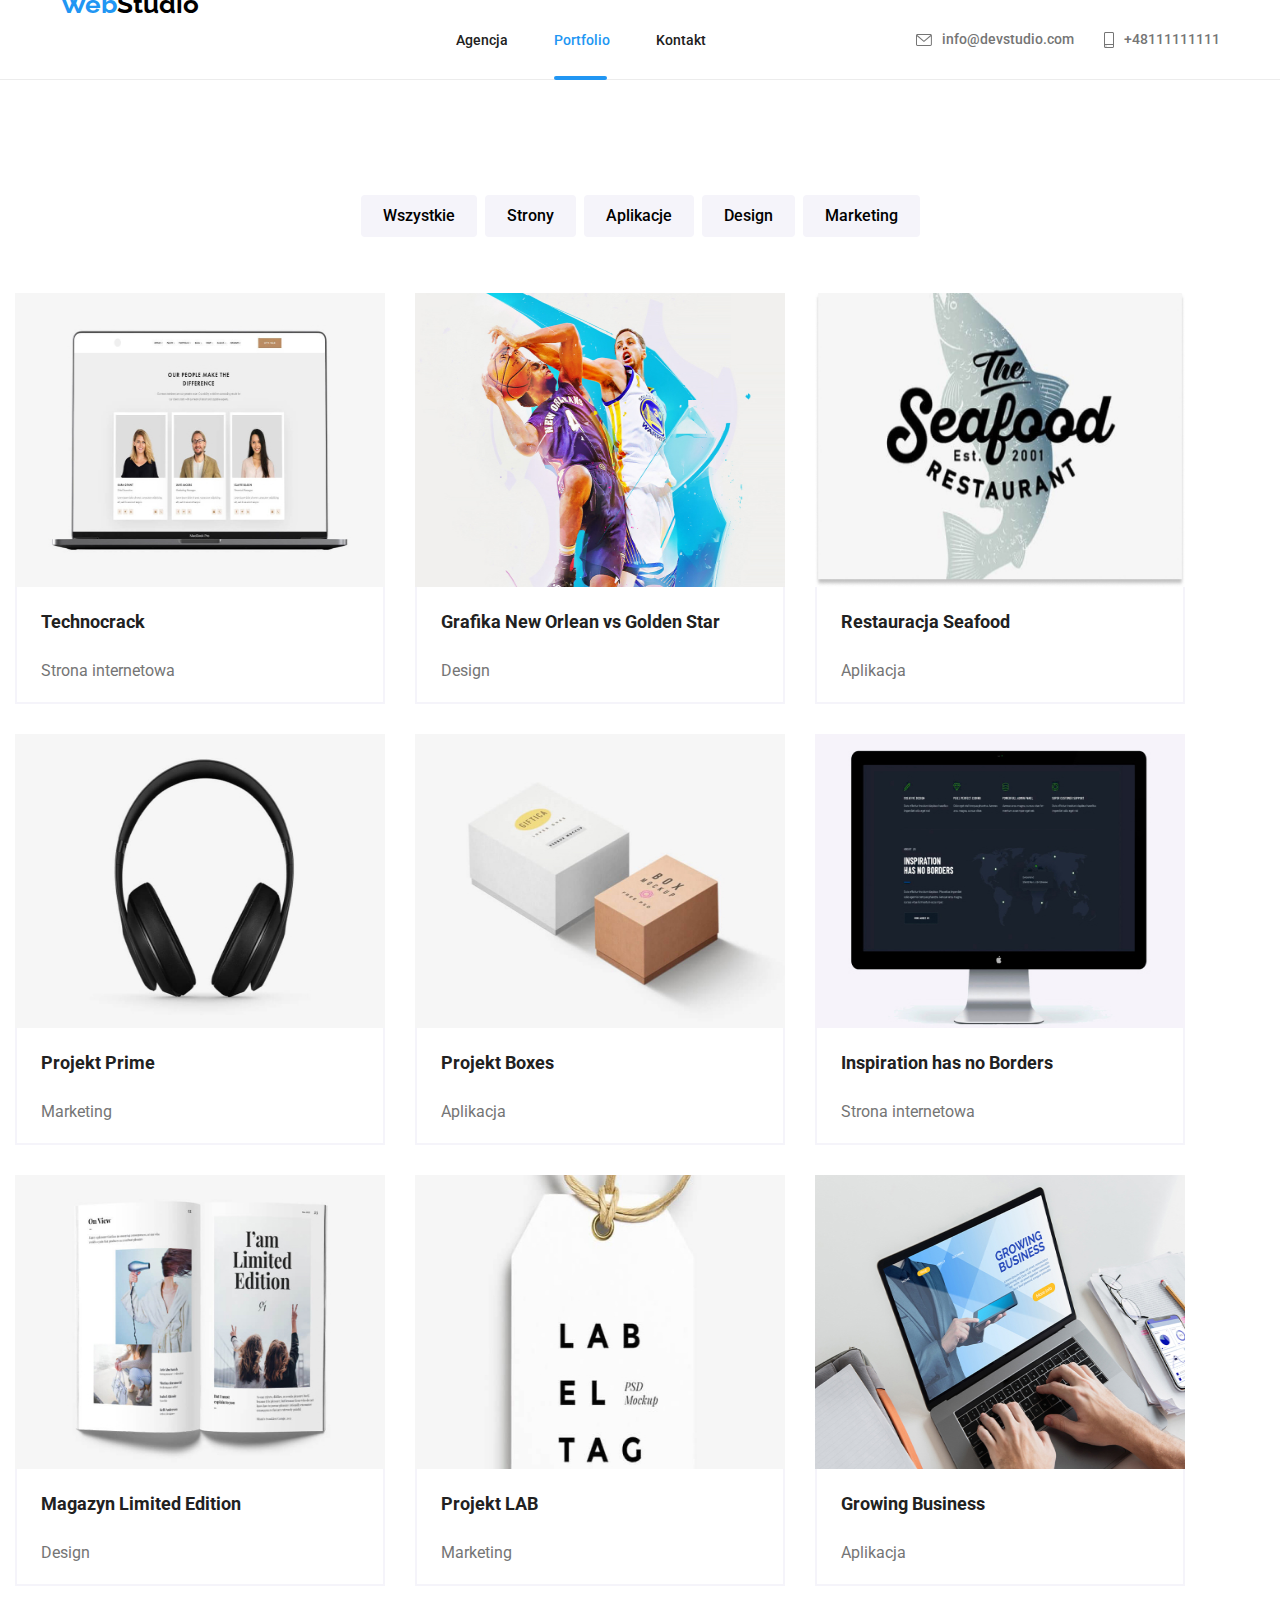
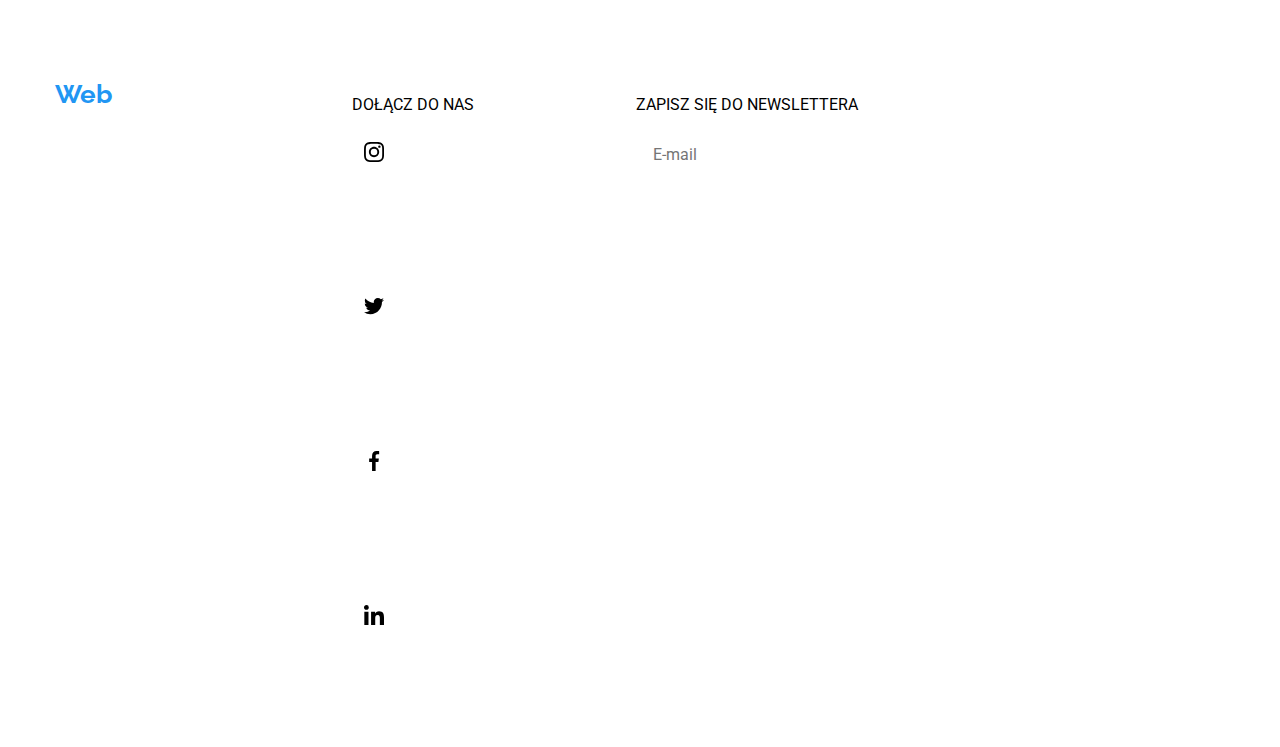
<file: portfolio.html>
<!DOCTYPE html>
<html lang="pl-PL">
    <head>
        <meta charset="UTF-8" />
        <meta http-equiv="X-UA-Compatible" content="IE=edge" />
        <meta name="viewport" content="width=device-width, initial-scale=1.0" />
        <title>Portfolio</title>
        <link rel="stylesheet" href="https://cdnjs.cloudflare.com/ajax/libs/modern-normalize/1.1.0/modern-normalize.css">
        <link rel="stylesheet" href="./css/main.min.css" />
        <link rel="Agencja" href="./index.html" />

        <link rel="preconnect" href="https://fonts.googleapis.com" />
        <link rel="preconnect" href="https://fonts.gstatic.com" crossorigin />
        <link
            href="https://fonts.googleapis.com/css2?family=Raleway:wght@700&family=Roboto:wght@400;500;700;900&display=swap"
            rel="stylesheet"
        />
    </head>
    <body>
        <header class="header">
            <div class="header__container">
                <a class="header__logo" href="./index.html">Web<span>Studio</span></a>
                <ul class="header__nav">
                    <li><a class="page" href="./index.html">Agencja</a></li>
                    <li><a class="page--current" href="./portfolio.html">Portfolio</a></li>
                    <li><a class="page" href="">Kontakt</a></li>
                </ul>
                <div class="header__contact">
                    <a href="mailto:info@devstudio.com">
                        <svg class="header__icons" width="16px" height="12px">
                        <use href="./images/icons.svg#icon-mail">
                            <symbol id="icon-mail" viewBox="0 0 43 32"></symbol>
                        </use>
                    </svg>info@devstudio.com</a>
                    <a href="tel:+48111111111">                        
                        <svg class="header__icons" width="10px" height="16px">
                            <use href="./images/icons.svg#icon-smartphone">
                                <symbol id="icon-smartphone" viewBox="0 0 20 32"></symbol>
                            </use>
                        </svg>    
                    +48111111111</a>
                </div>
            </div>
        </header>
        <main>
            <section class="portfolio__btn">
                <ul>
                    <div class="portfolio__btn-positioner">
                    <li>
                        <h4>
                            <button class="portfolio__btn--style" type="button">
                                Wszystkie
                            </button>
                        </h4>
                    </li>
                    <li>
                        <h4>
                            <button class="portfolio__btn--style" type="button">Strony</button>
                        </h4>
                    </li>
                    <li>
                        <h4>
                            <button class="portfolio__btn--style" type="button">
                                Aplikacje
                            </button>
                        </h4>
                    </li>
                    <li>
                        <h4>
                            <button class="portfolio__btn--style" type="button">Design</button>
                        </h4>
                    </li>
                    <li>
                        <h4>
                            <button class="portfolio__btn--style" type="button">
                                Marketing
                            </button>
                        </h4>
                    </li>
                </div>
                </ul>
            </section>

            <section class="container portfolio">
                <ul class="portfolio__grid">
                    <li>
                        <div class="portfolio__boxes">
                            <div class="portfolio__positioner--overlay">
                        <img
                            src="./images/img5.jpg"
                            alt="zdjęcie laptopa ze stroną internetową wyświetloną na monitorze"
                            width="370"
                            height="294"
                        />
                        <div class="portfolio--animation">
                            <p>Technocrack jest popularną<br>platformą wykorzystywaną do<br>rozpowszechniania koronawirusa. <br>Firmy wykorzystują tę platformę do<br>celów szpiegowskich i ataków na<br> niezabezpieczone serwery konkurencji</p>
                        </div>
                    </div>
                        <div class="portfolio__card-border">
                        <h3 class="portfolio__name">Technocrack</h3>
                        <p>Strona internetowa</p>
                    </div>
                </div>
                    </li>
                    <li>
                        <div class="portfolio__boxes">
                            <div class="portfolio__positioner--overlay">
                        <img
                            src="./images/img6.jpg"
                            alt="grafika przedstawiająca dwóch koszykarzy"
                            width="370"
                            height="294"
                        />
                        <div class="portfolio--animation">
                            <p>Technocrack jest popularną<br>platformą wykorzystywaną do<br>rozpowszechniania koronawirusa. <br>Firmy wykorzystują tę platformę do<br>celów szpiegowskich i ataków na<br> niezabezpieczone serwery konkurencji</p>
                        </div>
                            </div>
                        <div class="portfolio__card-border">
                        <h3 class="portfolio__name">Grafika New Orlean vs Golden Star</h3>
                        <p>Design</p>
                    </div>
                </div>
                    </li>
                    <li>
                        <div class="portfolio__boxes">
                            <div class="portfolio__positioner--overlay">
                        <img
                            src="./images/img7.jpg"
                            alt="grafika przedstawiająca logo restauracji"
                            width="370"
                            height="294"
                        />
                        <div class="portfolio--animation">
                            <p>Technocrack jest popularną<br>platformą wykorzystywaną do<br>rozpowszechniania koronawirusa. <br>Firmy wykorzystują tę platformę do<br>celów szpiegowskich i ataków na<br> niezabezpieczone serwery konkurencji</p>
                        </div>
                            </div>
                        <div class="portfolio__card-border">
                        <h3 class="portfolio__name">Restauracja Seafood</h3>
                        <p>Aplikacja</p>
                    </div>
                        </div>
                    </li>
                    <li>
                        <div class="portfolio__boxes">
                            <div class="portfolio__positioner--overlay">
                        <img
                            src="./images/img8.jpg"
                            alt="zdjęcie słuchawek"
                            width="370"
                            height="294"
                        />
                        <div class="portfolio--animation">
                            <p>Technocrack jest popularną<br>platformą wykorzystywaną do<br>rozpowszechniania koronawirusa. <br>Firmy wykorzystują tę platformę do<br>celów szpiegowskich i ataków na<br> niezabezpieczone serwery konkurencji</p>
                        </div>
                            </div>
                        <div class="portfolio__card-border">
                        <h3 class="portfolio__name">Projekt Prime</h3>
                        <p>Marketing</p>
                    </div>
                        </div>
                    </li>
                    <li>
                        <div class="portfolio__boxes">
                            <div class="portfolio__positioner--overlay">
                        <img
                            src="./images/img9.jpg"
                            alt="zdjęcie przedstawiające pudełka"
                            width="370"
                            height="294"
                        />
                        <div class="portfolio--animation">
                            <p>Technocrack jest popularną<br>platformą wykorzystywaną do<br>rozpowszechniania koronawirusa. <br>Firmy wykorzystują tę platformę do<br>celów szpiegowskich i ataków na<br> niezabezpieczone serwery konkurencji</p>
                        </div>
                            </div>
                        <div class="portfolio__card-border">
                        <h3 class="portfolio__name">Projekt Boxes</h3>
                        <p>Aplikacja</p>
                        </div>
                    </div>
                    </li>
                    <li>
                        <div class="portfolio__boxes">
                            <div class="portfolio__positioner--overlay">
                        <img
                            src="./images/img10.jpg"
                            alt="zjęcie monitora"
                            width="370"
                            height="294"
                        />
                        <div class="portfolio--animation">
                            <p>Technocrack jest popularną<br>platformą wykorzystywaną do<br>rozpowszechniania koronawirusa. <br>Firmy wykorzystują tę platformę do<br>celów szpiegowskich i ataków na<br> niezabezpieczone serwery konkurencji</p>
                        </div>
                            </div>
                        <div class="portfolio__card-border">
                        <h3 class="portfolio__name">Inspiration has no Borders</h3>
                        <p>Strona internetowa</p>
                    </div>
                        </div>
                    </li>
                    <li>
                        <div class="portfolio__boxes">
                            <div class="portfolio__positioner--overlay">
                        <img
                            src="./images/img11.jpg"
                            alt="zdjęcie otwartego katalogu"
                            width="370"
                            height="294"
                        />
                        <div class="portfolio--animation">
                            <p>Technocrack jest popularną<br>platformą wykorzystywaną do<br>rozpowszechniania koronawirusa. <br>Firmy wykorzystują tę platformę do<br>celów szpiegowskich i ataków na<br> niezabezpieczone serwery konkurencji</p>
                        </div>
                            </div>
                        <div class="portfolio__card-border">
                        <h3 class="portfolio__name">Magazyn Limited Edition</h3>
                        <p>Design</p>
                    </div>
                        </div>
                    </li>
                    <li>
                        <div class="portfolio__boxes">
                            <div class="portfolio__positioner--overlay">
                        <img
                            src="./images/img12.jpg"
                            alt="zdjęcie metki"
                            width="370"
                            height="294"
                        />
                        <div class="portfolio--animation">
                            <p>Technocrack jest popularną<br>platformą wykorzystywaną do<br>rozpowszechniania koronawirusa. <br>Firmy wykorzystują tę platformę do<br>celów szpiegowskich i ataków na<br> niezabezpieczone serwery konkurencji</p>
                        </div>
                            </div>
                        <div class="portfolio__card-border">
                        <h3 class="portfolio__name">Projekt LAB</h3>
                        <p>Marketing</p>
                    </div>
                        </div>
                    </li>
                    <li>
                        <div class="portfolio__boxes">
                            <div class="portfolio__positioner--overlay">
                        <img
                            src="./images/img13.jpg"
                            alt="zdjęcie dłoni piszących na laptopie"
                            width="370"
                            height="294"
                        />
                        <div class="portfolio--animation">
                            <p>Technocrack jest popularną<br>platformą wykorzystywaną do<br>rozpowszechniania koronawirusa. <br>Firmy wykorzystują tę platformę do<br>celów szpiegowskich i ataków na<br> niezabezpieczone serwery konkurencji</p>
                        </div>
                            </div>
                        <div class="portfolio__card-border">
                        <h3 class="portfolio__name">Growing Business</h3>
                        <p>Aplikacja</p>
                    </div>
                        </div>
                    </li>
                </ul>
            </section>
        </main>
        <footer>
            <div class="footer__container">
                <div class="footer__address">
                    <a class="footer__logo" href="">Web<span>Studio</span></a>
                        <p>m. Warszawa, Aleje Jerozolimskie 21</p>
                        <a class="footer__contact" href="mailto:info@devstudio.com"
                        >info@devstudio.com</a/>
                    <a class="footer__contact" href="tel:+48111111111">+48111111111</a>
                </div>
                <div class="footer__join-us">
                    <p>DOŁĄCZ DO NAS</p>
                    <div class="footer__socials-container">
                        <a class="footer__icon" href="#">
                    <svg class="footer__icon">
                        <use href="./images/icons.svg#icon-instagram" width="20" height="20" x="12" y="12"></use>
                      </svg>
                    </a>
                    <a class="footer__icon" href="#">
                        <svg class="footer__icon">
                            <use href="./images/icons.svg#icon-twitter" width="20" height="20" x="12" y="12"></use>
                          </svg>
                        </a>
                        <a class="footer__icon" href="#">
                            <svg class="footer__icon">
                                <use href="./images/icons.svg#icon-facebook" width="20" height="20" x="12" y="12"></use>
                              </svg>
                            </a>
                            <a class="footer__icon" href="#">
                                <svg class="footer__icon">
                                    <use href="./images/icons.svg#icon-linkedin" width="20" height="20" x="12" y="12"></use>
                                  </svg>
                                </a>
                    </div>
                </div>
                <div class="footer__newsletter">
                    <p>ZAPISZ SIĘ DO NEWSLETTERA</p>
                    <form name="newsletter_form" autocomplete="on" novalidate>
                        <label>
                            <input class="footer__form" type="email" name="email" placeholder="E-mail"/></label>
                        <button class="footer__btn" type="submit">Zapisz się</button>
                        <svg class="newsletter__icon">
                            <use href="./images/icons.svg#icon-send" width="24" height="24" x="153" y="13"></use>
                        </svg>
                    </form>
                </div>
                </div>
        </footer>
    </body>
</html>
</file>
<file: css/main.min.css>
.visually-hidden{position:absolute !important;clip:rect(1px 1px 1px 1px);clip:rect(1px, 1px, 1px, 1px);padding:0 !important;border:0 images !important;height:1px !important;width:1px !important;overflow:hidden}.is-hidden{opacity:0;visibility:hidden;pointer-events:none;transition-property:opacity .3s;transition:.3s}body{font-family:"Roboto",sans-serif;color:var(--text-color);height:100%}ul{list-style:none;margin:0 0;padding:0}h1{font-weight:900;font-size:44px;line-height:1.36;color:#fff;text-align:center;margin-top:0%;padding-top:200px;margin-bottom:30px}@media screen and (min-width: 320px)and (max-width: 767px){h1{font-size:26px;line-height:42px;text-align:center;align-content:center;padding-top:118px;margin-top:0%;padding-top:118px;margin-bottom:30px}}@media screen and (min-width: 768px)and (max-width: 1200px){h1{font-size:26px;line-height:42px;text-align:center;align-content:center;padding-top:118px;margin-top:0%;padding-top:118px;margin-bottom:30px}}h3{font-weight:700;font-size:14px;line-height:1.17;color:#212121;margin-top:30px}h2{font-size:36px;line-height:1.17;text-align:center;margin-bottom:50px}@media screen and (min-width: 320px)and (max-width: 767px){h2{font-size:28px;margin-top:0;margin-bottom:30px}}@media screen and (min-width: 768px)and (max-width: 1200px){h2{margin-top:0;font-size:28px}}a{text-decoration:none}.header__container{display:flex;width:1200px;margin:0 auto}@media screen and (min-width: 320px)and (max-width: 767px){.header__container{display:flex;max-width:100%;margin:0;padding-left:15px;padding-right:15px;justify-content:space-between}}@media screen and (min-width: 768px)and (max-width: 1200px){.header__container{min-width:768px;max-width:1200px;padding-left:15px;padding-right:15px;justify-content:space-between}}@media screen and (min-width: 1200px){.header__container{display:flex;width:1200px;max-width:100%;padding-left:20px;padding-right:20px;margin-left:0;margin-right:0;justify-content:space-between;margin:0 auto}}.modal__container{width:1200px;display:flex;position:absolute;justify-content:center;align-items:center}.slider__container{width:1200px;margin:0 auto}@media screen and (min-width: 320px)and (max-width: 767px){.slider__container{min-width:320px;max-width:100%;margin:0;padding:0 15px;justify-content:space-between}}@media screen and (min-width: 768px)and (max-width: 1200px){.slider__container{min-width:768px;max-width:100%;padding-left:15px;padding-right:15px;justify-content:space-between}}.advantages__container{width:1200px;margin:0 auto}@media screen and (min-width: 320px)and (max-width: 767px){.advantages__container{min-width:320px;max-width:100%;margin:0;padding:0 15px}}@media screen and (min-width: 768px)and (max-width: 1200px){.advantages__container{min-width:768px;max-width:100%;padding-left:15px;padding-right:15px;justify-content:space-between;flex-wrap:wrap;gap:30px}}@media screen and (min-width: 1200px){.advantages__container{padding:0 15px}}.offer__container{width:1200px;margin:0 auto}.team__container{width:1200px;margin:0 auto}@media screen and (min-width: 320px)and (max-width: 767px){.team__container{min-width:320px;max-width:100%;margin:0;padding:0 15px}}@media screen and (min-width: 768px)and (max-width: 1200px){.team__container{min-width:768px;max-width:100%;padding-left:15px;padding-right:15px;justify-content:space-between;flex-wrap:wrap;gap:30px}}.clients__container{width:1200px;margin:0 auto}@media screen and (min-width: 320px)and (max-width: 767px){.clients__container{min-width:320px;max-width:100%;margin:0;padding:0 15px;display:flex;flex-wrap:wrap;justify-content:center}}@media screen and (min-width: 768px)and (max-width: 1200px){.clients__container{min-width:768px;max-width:100%;padding-left:15px;padding-right:15px;justify-content:space-between;flex-wrap:wrap;gap:30px}}.category-buttons__container{width:1200px;margin:0 auto}.portfolio__container{width:1200px;margin:0 auto}.footer__container{display:flex;width:1200px;margin:0 auto}@media screen and (min-width: 320px)and (max-width: 767px){.footer__container{display:flex;max-width:100%;margin:0;padding-left:15px;padding-right:15px;flex-direction:column}}@media screen and (min-width: 768px)and (max-width: 1200px){.footer__container{display:flex;flex-wrap:wrap;flex-direction:row;max-width:100%;margin:0;padding-left:15px;padding-right:15px;justify-content:center;justify-content:space-between;gap:60px}}.modal__close-btn{margin-left:490px;margin-top:8px;width:30px;height:30px;background-color:#fff;border:1px solid rgba(0,0,0,.1);border-radius:50%;cursor:pointer}.modal__close-btn:hover,.modal__close-btn:focus{color:#fff;background-color:#757575;transition:250ms cubic-bezier(0.4, 0, 0.2, 1)}.form__btn--send{font-weight:700;font-size:16px;line-height:1,87;width:200px;height:50px;margin-top:30px;margin-left:164px;padding:10px 76px;border:none;border-radius:4px;background-color:#afb1b8;color:#fff;cursor:pointer;box-shadow:rgba(0,0,0,.15);offset:0px,4px}.form__btn--send:hover,.form__btn--send:focus{background-color:#2196f3;color:#fff;transition:250ms cubic-bezier(0.4, 0, 0.2, 1)}.slider__button{font-weight:700;font-size:16px;color:#212121;line-height:1.875;cursor:pointer;background-color:#f5f4fa;padding:10px 41px 10px 42px;display:block;margin-left:auto;margin-right:auto;margin-bottom:200px;border-radius:4px}.slider__button:hover,.slider__button:focus{color:#fff;background-color:#2196f3;border-color:#2196f3;box-shadow:0px 3px 1px rgba(0,0,0,.1),0px 1px 2px rgba(0,0,0,.08),0px 2px 2px rgba(0,0,0,.12);transition:250ms cubic-bezier(0.4, 0, 0.2, 1)}.portfolio__btn--style{font-weight:500;font-size:16px;line-height:1.875;cursor:pointer;background-color:#f5f4fa;padding:6px 22px 6px 22px;border-radius:4px;border-style:none}.portfolio__btn--style:hover,.portfolio__btn--style:focus{color:#fff;background-color:#2196f3;border-color:#2196f3;box-shadow:0px 3px 1px rgba(0,0,0,.1),0px 1px 2px rgba(0,0,0,.08),0px 2px 2px rgba(0,0,0,.12);transition:250ms cubic-bezier(0.4, 0, 0.2, 1)}.portfolio__btn-positioner{display:flex;justify-content:center;gap:8px;padding-top:94px;margin-bottom:34px}.footer__btn{width:200px;height:50px;background-color:rgba(255,255,255,.1);color:#fff;border-radius:4px;border-style:none;margin-left:12px;font-weight:700;text-align:center;cursor:pointer;text-align:left;padding-left:42px}.footer__btn:hover,.footer__btn:focus{background-color:#2196f3;transition:250ms cubic-bezier(0.4, 0, 0.2, 1)}@media screen and (min-width: 768px)and (max-width: 1200px){.footer__btn{margin:auto;display:block}}.header__logo{margin-left:15px;margin-top:24px;text-decoration:none;font-family:"Raleway",sans-serif;font-weight:700;font-size:26px;color:#2196f3}.header__logo span{color:#000}.footer__logo{margin-top:24px;text-decoration:none;font-family:"Raleway",sans-serif;font-weight:700;font-size:26px;color:#2196f3}.footer__logo span{color:#fff}@media screen and (min-width: 320px)and (max-width: 767px){.header__logo{font-size:24px;margin-left:-15px;align-items:center;padding-left:15px;margin-top:16px}}@media screen and (min-width: 768px){.header__logo{font-size:26px;margin-left:0;margin-top:-10px}}@media screen and (min-width: 1200px){.header__logo{margin-right:46px}}@media screen and (min-width: 320px)and (max-width: 767px){.footer__logo{margin:0;margin-bottom:20px}}.backdrop{display:flex;position:fixed;background-color:rgba(0,0,0,.2);top:0;left:0;height:100vh;width:100vw;align-items:center;justify-content:center;transition:250ms cubic-bezier(0.4, 0, 0.2, 1)}.modal{font-family:"Roboto",sans-serif;background-color:#fff;width:528px;height:581px;border-radius:4px;box-shadow:rgba(0,0,0,.2),rgba(0,0,0,.14),rgba(0,0,0,.12)}.modal form{padding-top:12px;margin-left:40px}.modal__text{font-size:20px;text-align:center;margin:0;margin-top:2px}.modal__signup-form label{display:flex;flex-direction:column;color:#757575;font-size:12px}.modal input{margin-bottom:10px;width:448px;height:40px;margin-top:4px;border-radius:4px;border:1px solid rgba(33,33,33,.2);padding-left:35px}.modal input:hover,.modal input:focus{border:1px solid #2196f3;transition:250ms cubic-bezier(0.4, 0, 0.2, 1)}.modal input:hover:hover+svg,.modal input:hover:focus+svg,.modal input:focus:hover+svg,.modal input:focus:focus+svg{fill:#2196f3;transition:250ms cubic-bezier(0.4, 0, 0.2, 1)}.modal__text-form{width:448px;height:120px;border:1px solid rgba(33,33,33,.2);border-radius:4px;resize:none;margin-top:4px;margin-bottom:13px;padding-top:12px;padding-left:16px;color:rgba(117,117,117,.5)}.modal__text-form:hover,.modal__text-form:focus{border:1px solid #2196f3;transition:250ms cubic-bezier(0.4, 0, 0.2, 1)}.modal__icons{position:absolute;pointer-events:none;fill:#212121}.modal__form-policy-text::before{position:absolute;margin-left:-25px;content:"";width:16px;height:16px;border:2px solid #000;border-radius:2px}.modal__form-policy-text{color:#757575;padding-left:40px;font-size:14px}.modal__form-policy-text a{color:#2196f3;text-decoration:underline}.modal__form-policy-text a:hover,.modal__form-policy-text a:focus{color:#0e395b;transition:250ms cubic-bezier(0.4, 0, 0.2, 1)}.modal__form-policy:checked+.modal__form-policy-text::before{background-color:#2196f3;border:3px solid #2196f3;background-image:url("../images/Vector.svg");fill:#fff}.social__circle{width:44px;height:44px;display:flex;flex-direction:row;margin-left:32px;margin-bottom:30px;align-items:center;gap:10px}.social__icon,.social__footer--icon{display:flex;width:44px;height:44px;border-radius:50%;background-color:#fff;fill:#afb1b8}.social__icon:hover,.social__footer--icon:hover,.social__icon:focus svg,.social__footer--icon:focus svg{background-color:#2196f3;fill:#fff;transition:250ms cubic-bezier(0.4, 0, 0.2, 1)}.social__container{width:44px;height:44px;display:flex;gap:10px}.social__footer--icon{background-color:rgba(255,255,255,.1);fill:#fff}@media screen and (min-width: 320px)and (max-width: 767px){.social__circle{width:100%;margin-left:0;justify-content:center}.social__container{width:100%;justify-content:center;margin-bottom:60px}}@media screen and (min-width: 768px)and (max-width: 1200px){.social__circle{width:100%;margin-left:0;justify-content:center}}.menu-toggle{min-height:40px;min-width:40px;display:flex;align-items:center;justify-content:center;margin:0;padding:0;background-color:rgba(0,0,0,0);cursor:pointer;border:none;border-radius:50%;outline:none}.menu-toggle:hover svg,.menu-toggle:focus svg,.menu-toggle:active svg{fill:#2196f3;transition:250ms cubic-bezier(0.4, 0, 0.2, 1)}.menu-container{position:fixed;display:flex;justify-content:space-between;flex-direction:column;top:0;left:0;width:100vw;height:100vh;padding:32px 32px;padding-bottom:70px;flex-wrap:wrap;background-color:#fff;z-index:999;transform:translateX(100%);transition:transform 250ms ease-in-out}.menu-container.is-open{transform:translateX(0)}.menu-container .menu-toggle{position:absolute;top:16px;right:16px;color:#212121}.mobile-menu{padding:0;margin-bottom:0;list-style:none}.mobile-menu__contact{display:flex;flex-direction:column;float:left}.mobile-menu__telephone{font-size:34px;color:#757575;margin-bottom:32px}.mobile-menu__telephone:hover,.mobile-menu__telephone:focus,.mobile-menu__telephone:active{color:#2196f3;transition:250ms cubic-bezier(0.4, 0, 0.2, 1)}.mobile-menu__mail{color:#757575;font-size:28px;margin-bottom:64px}.mobile-menu__mail:hover,.mobile-menu__mail:focus,.mobile-menu__mail:active{color:#2196f3;transition:250ms cubic-bezier(0.4, 0, 0.2, 1)}.mobile-menu__socials{line-height:1,22;font-weight:500;font-size:20px;display:flex;flex-wrap:wrap}.mobile-menu__socials a{color:#2196f3}.mobile-menu__socials ul{display:flex;flex-wrap:wrap;gap:10px}.mobile-menu__socials ul>li:not(:last-child){padding-right:10px;border-right:1px solid rgba(33,33,33,.2)}.link{font-size:40px;font-weight:500;display:block;padding:10px;color:#212121;text-decoration:none;padding-bottom:32px;margin-top:30px}.link:hover,.link:focus,.link:active{color:#2196f3;transition:250ms cubic-bezier(0.4, 0, 0.2, 1)}@media screen and (min-width: 767px){.menu-toggle{display:none}.menu-container.is-open{display:none}}@media screen and (min-width: 767px)and (min-width: 767px){.menu-toggle{display:none}.menu-container.is-open{display:none}.menu-container{display:none}}.header{display:flex;height:80px;border-bottom:1px solid #ececec;font-family:"Roboto",sans-serif;color:#212121;font-size:500;font-size:14px;font-weight:500}.header__nav{display:flex;flex-direction:row;margin-top:32px;padding-left:93px;gap:46px}.header li a{color:#212121}.header li a:hover,.header li a:focus{transition:250ms cubic-bezier(0.4, 0, 0.2, 1);color:#2196f3;fill:#2196f3}.header .page--current{color:#2196f3}.header .page--current::before{content:"";display:block;position:absolute;width:53px;height:4px;border-radius:2px;background-color:#2196f3;top:76px;cursor:default}.header__contact{display:flex;gap:50px}.header__contact a{display:flex;align-items:center;color:#757575}.header__contact a .header__icons{fill:#757575;margin-right:10px}.header__contact :hover .header__icons,.header__contact :focus .header__icons{transition:250ms cubic-bezier(0.4, 0, 0.2, 1);color:#2196f3;fill:#2196f3}.header__contact a:hover,.header__contact a:focus{transition:250ms cubic-bezier(0.4, 0, 0.2, 1);color:#2196f3;fill:#2196f3}.header__menu{display:none}@media screen and (max-width: 767px){.header{display:flex;height:60px}.header__nav{padding:0;margin:0}.header__nav li{display:none}.header__contact{display:none}}@media screen and (min-width: 768px)and (max-width: 1200px){.header{display:flex;padding:0}.header__nav{gap:60px;padding-left:0;align-content:flex-start}.header__contact{display:flex;flex-direction:column;margin-top:20px;gap:10px;margin-left:0}}@media screen and (min-width: 1200px){.header{display:flex}.header__nav{padding-left:0}.header__contact{gap:30px}}.footer{background-color:#2f303a;height:259px;padding:55.5px 0;font-family:"Roboto",sans-serif}.footer p{font-size:14px;font-weight:700;padding-top:20px;color:#fff;margin-bottom:14px;padding-left:0}.footer__address{display:block;margin-left:15px}.footer__address p{padding-left:0;margin:0;margin-top:20px;margin-bottom:9px;color:#fff;font-size:14px;line-height:1,17;font-weight:400}.footer__join-us{margin-left:70px;width:206px}.footer__contact{display:flex;text-decoration:none;color:rgba(255,255,255,.6);margin-bottom:9px;font-size:14px}.footer__contact:hover,.footer__contact:focus{transition:250ms cubic-bezier(0.4, 0, 0.2, 1);color:#2196f3;fill:#2196f3}.footer__newsletter{margin-left:78px}.footer__newsletter svg{position:absolute;fill:#fff;pointer-events:none}.footer__form{border-radius:4px;width:358px;height:50px;border:1px solid rgba(255,255,255,.3);background-color:var(--background-color);color:rgba(255,255,255,.3);box-shadow:rgba(0,0,0,.15);offset:0px,4px;padding-left:16px}.footer__form:hover,.footer__form:focus{border:1px solid #2196f3;transition:250ms cubic-bezier(0.4, 0, 0.2, 1)}@media screen and (min-width: 320px)and (max-width: 767px){.footer{padding-top:60px;height:603px;width:100%;display:flex;flex-direction:column}.footer p{margin-top:0;padding-top:0;padding-bottom:20px;margin-bottom:0}.footer__address{text-align:center}.footer__address p{margin:0;padding:0;margin-top:20px;margin-bottom:8px}.footer__contact{display:block;text-align:center}.footer__join-us{text-align:center;width:100%;margin-left:0;padding-top:0;margin-top:60px}.footer__newsletter{text-align:center;margin-left:0;margin-top:0}.footer__form{width:100%;margin-bottom:20px}}@media screen and (min-width: 768px)and (max-width: 1200px){.footer{display:flex;height:463px;flex-wrap:wrap}.footer p{display:block;text-align:center;margin-top:0;padding-top:0;padding-bottom:20px;margin-bottom:0}.footer__contact{display:block;text-align:center}.footer__address{display:block;height:130px;width:200px;text-align:center;margin-left:90px}.footer__address p{width:240px;margin:0;padding:0;margin-top:20px;margin-bottom:8px}.footer__join-us{display:flex;align-self:flex-start;flex-direction:column;margin-right:100px;margin-left:60px}.footer__join-us p{width:210px}.footer__newsletter{display:flex;align-self:flex-end;flex-direction:column;width:100%;margin:0;margin-left:78px;margin-right:78px}.footer__form{display:flex;flex-direction:column;margin-bottom:20px;width:100%}}.clients{display:flex;gap:30px}.clients__list{display:flex;flex-wrap:wrap;justify-content:center;gap:30px;margin-bottom:60px}.clients__box{width:170px;height:92px}.clients__icon{fill:#afb1b8;display:inline-block;height:92px;width:93px}.clients__link{display:flex;width:100%;height:100%;justify-content:center;align-items:center;background-color:#fff;border:1px solid #afb1b8;border-radius:4px}.clients__link:hover{border:1px solid #2196f3;transition:250ms cubic-bezier(0.4, 0, 0.2, 1)}.clients__link:hover svg{fill:#2196f3;transition:250ms cubic-bezier(0.4, 0, 0.2, 1)}@media screen and (min-width: 320px)and (max-width: 767px){.clients{flex-direction:column}.clients__list{display:flex;flex-wrap:wrap;justify-content:center;gap:30px;margin-bottom:60px}.clients__box{flex-basis:calc((100% - 30px)/2)}.clients__link{display:flex;width:100%;height:100%;justify-content:center;align-items:center;background-color:#fff;border:1px solid #afb1b8;border-radius:4px}.clients__box{width:100%;height:92px}}@media screen and (min-width: 768px)and (max-width: 1200px){.clients__box{flex-basis:calc((100% - 90px)/3)}}.slider{background-image:linear-gradient(rgba(47, 48, 58, 0.4), rgba(47, 48, 58, 0.4)),url("../images/dbackground-img.jpg");height:600px;background-color:#2f303a;background-repeat:no-repeat;background-position:center}@media screen and (min-width: 320px)and (max-width: 1200px){.slider{background-image:linear-gradient(rgba(47, 48, 58, 0.4), rgba(47, 48, 58, 0.4)),url("../images/tbackground-img.jpg");height:400px;background-size:cover}}@media screen and (min-width: 320px)and (max-width: 1200px)and (min-device-pixel-ratio: 2),screen and (min-width: 320px)and (max-width: 1200px)and (min-resolution: 192dpi),screen and (min-width: 320px)and (max-width: 1200px)and (min-resolution: 2dppx){.slider{background-image:linear-gradient(rgba(47, 48, 58, 0.4), rgba(47, 48, 58, 0.4)),url("../images/tbackground-img@2x.jpg");height:400px;background-size:cover}}.team{background-color:#f5f4fa;margin-top:94px;padding-top:64px;margin-bottom:94px}.team ul{padding-left:15px;padding-right:15px;display:flex;gap:30px}.team li{background-color:#fff;margin-bottom:94px;border-radius:0px 0px 4px 4px;box-shadow:0px 1px 3px rgba(0,0,0,.12),0px 1px 1px rgba(0,0,0,.14),0px 2px 1px rgba(0,0,0,.2)}.team__member{text-align:center;font-size:16px;font-weight:500;margin-bottom:10px}.team__signature{font-size:16px;color:#757575;text-align:center;margin-bottom:16px;margin-top:0;padding-top:0;padding-left:0}@media screen and (min-width: 320px)and (max-width: 767px){.team{padding-top:60px;padding-bottom:60px;margin-bottom:60px}.team ul{display:flex;padding:0;flex-direction:column;width:100%}.team li{margin-bottom:0}.team__photo{width:100%;height:auto}}@media screen and (min-width: 768px)and (max-width: 1200px){.team__photo{width:100%;height:auto}.team ul{display:flex;flex-wrap:wrap;margin:0;padding:0;padding-bottom:60px;width:100%;justify-content:center}.team ul li{display:flex;flex-direction:column;flex-basis:calc((100% - 30px)/2);margin:0}.team h2{margin-top:0}}.portfolio__name{font-weight:700;font-size:18px;line-height:2;padding-left:24px;margin-top:20px;margin-bottom:4px}.portfolio__grid{display:flex;flex-direction:row;flex-wrap:wrap;gap:30px;margin-bottom:94px;flex-basis:calc((100% - 370px)/3);margin-right:15px;margin-left:15px}.portfolio p{color:#757575;font-size:16px;line-height:1.875;padding-left:24px}.portfolio__card-border{border:2px solid #f5f4fa;margin-top:-5px}.portfolio__positioner--overlay{position:relative;width:370px;height:294px;overflow:hidden}.portfolio--animation{position:absolute;background-color:rgba(33,150,243,.9);top:170px;width:100%;height:100%;transform:translateY(125px);transition:transform 250ms}.portfolio--animation p{font-weight:400px;font-size:18px;line-height:1.55;color:#fff;padding:49px 45px 49px 24px;margin:0}.portfolio__boxes:hover .portfolio--animation{transition:250ms cubic-bezier(0.4, 0, 0.2, 1);transform:translateY(-170px);box-shadow:1px 4px 6px 0px rgba(0,0,0,.1607843137),0px 4px 4px 0px rgba(0,0,0,.0588235294),0px 1px 1px 0px rgba(0,0,0,.1215686275)}.portfolio__boxes:hover{box-shadow:1px 4px 6px 0px rgba(0,0,0,.1607843137),0px 4px 4px 0px rgba(0,0,0,.0588235294),0px 1px 1px 0px rgba(0,0,0,.1215686275)}.offer ul{display:flex;gap:30px;padding-left:15px;padding-right:15px}.offer__thumb{background-color:rgba(47,48,58,.8);color:#fff;font-size:14px;font-weight:700;text-transform:uppercase;display:flex;position:relative;height:70px;justify-content:center;align-items:center;bottom:73px}.offer__thumb p{color:#fff;font-size:14px;text-align:center;padding-left:0}@media screen and (min-width: 320px)and (max-width: 767px){.offer{display:none}}@media screen and (min-width: 768px)and (max-width: 1200px){.offer{display:none}}.advantages ul{display:flex;margin-top:94px;margin-bottom:94px;margin-left:15px;margin-right:15px;gap:30px}.advantages ul p{font-size:14px;line-height:1.71;color:#757575;padding-left:0}@media screen and (min-width: 320px)and (max-width: 767px){.advantages ul{display:flex;flex-direction:column;margin-top:60px;margin-bottom:60px;margin-left:0;margin-right:0}.advantages ul svg{background-color:#f5f4fa;align-content:center;width:100%;height:120px;padding:25px 0}.advantages ul h3{text-align:center}.advantages ul p{text-align:left}}@media screen and (min-width: 768px)and (max-width: 1200px){.advantages ul{display:flex;margin-top:60px;flex-wrap:wrap;margin-left:0;margin-right:0}.advantages ul li{display:block;width:100%;flex-basis:calc((100% - 30px)/2)}.advantages ul li svg{display:flex;background-color:#f5f4fa;align-content:center;width:100%;height:120px;padding:25px 0}.advantages ul li h3{text-align:left}.advantages ul li p{text-align:left;width:100%}}@media screen and (min-width: 1200px){.advantages svg{background-color:#f5f4fa;width:100%;height:120px;padding:25px 0}}/*# sourceMappingURL=main.min.css.map */
</file>
